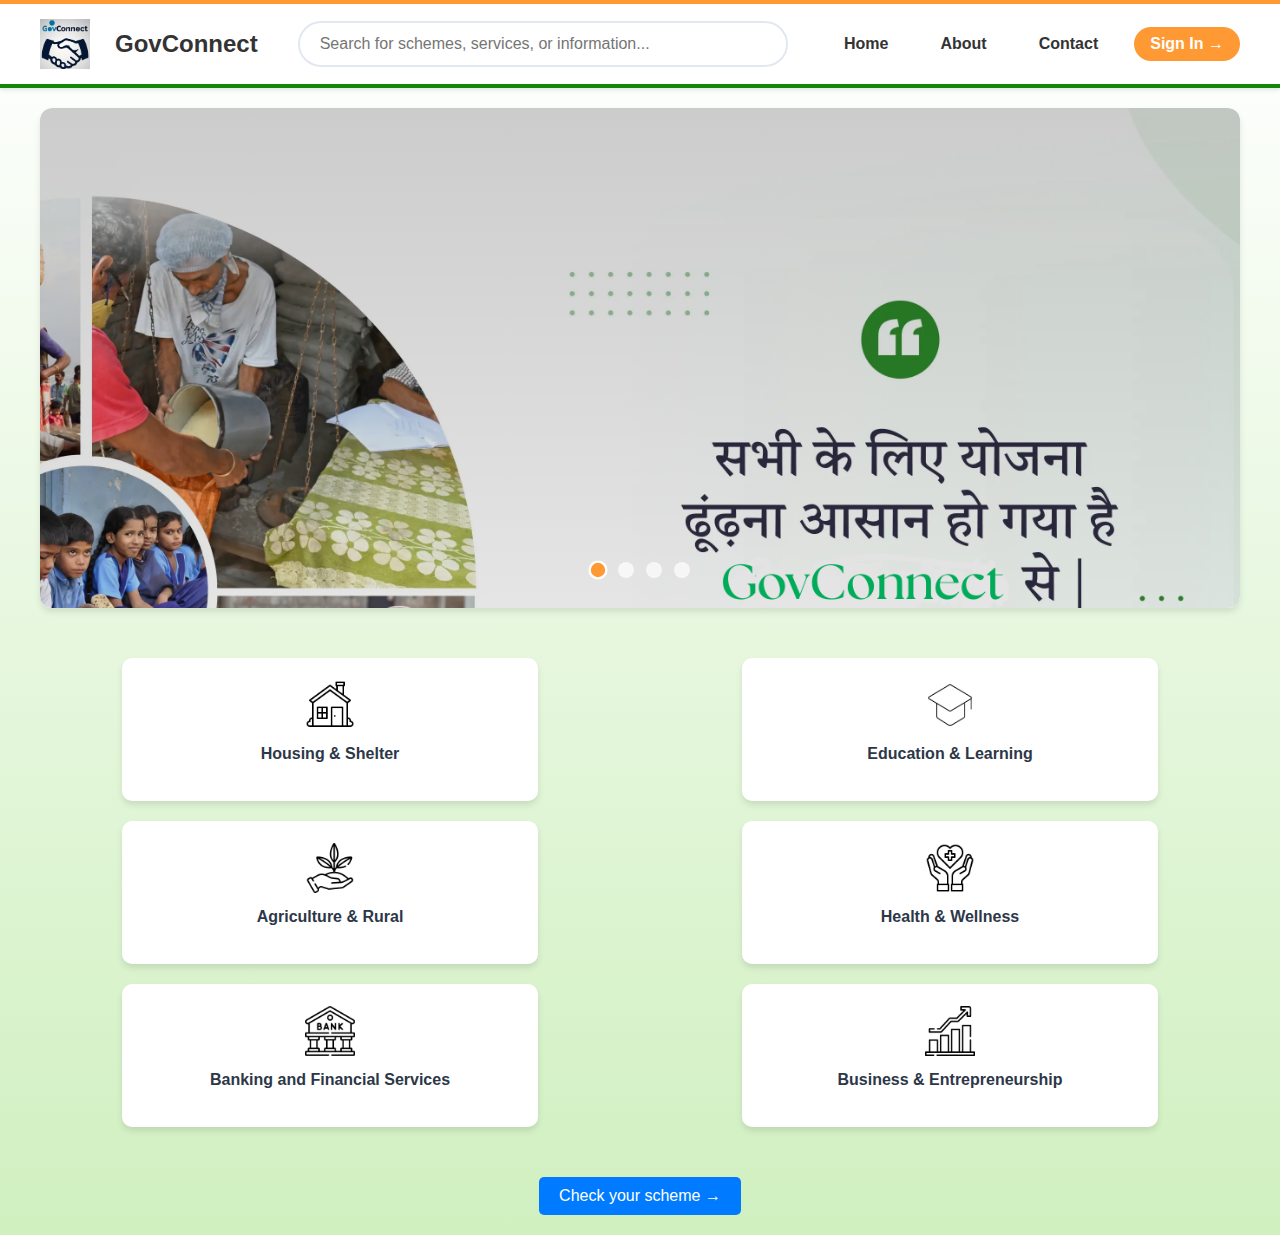
<file: index.html>
<html lang="en">
<head>
    <meta charset="UTF-8">
    <meta name="viewport" content="width=device-width, initial-scale=1.0">
    <title>GovConnect</title>
    <style>
        body {
            font-family: Arial, sans-serif;
            margin: 0;
            padding: 0;
            background: linear-gradient(to bottom, #ffffff, #d0f0c0);
        }
        .top-bar {
            display: flex;
            justify-content: space-between;
            align-items: center;
            background: white;
            padding: 15px 40px;
            box-shadow: 0 2px 4px rgba(0,0,0,0.1);
            border-top: 4px solid #FF9933;  /* Indian flag orange */
            border-bottom: 4px solid #138808;  /* Indian flag green */
        }
        .logo-section {
            display: flex;
            align-items: center;
            gap: 15px;
        }
        .logo {
            background-image: url("logo.png");
            background-size:cover;
            background-repeat: no-repeat;
            height: 50px;
            width: 50px;
            margin-right: 10px;
        }
        .site-title {
            font-size: 24px;
            font-weight: bold;
            color: #333;
        }
        .search-box {
            flex: 1;
            max-width: 500px;
            margin: 0 40px;
            position: relative;
        }
        input[type="text"] {
            width: 100%;
            padding: 12px 20px;
            border: 2px solid #e2e8f0;
            border-radius: 25px;
            font-size: 16px;
            transition: all 0.3s ease;
        }
        input[type="text"]:focus {
            outline: none;
            border-color: #FF9933;
            box-shadow: 0 0 0 3px rgba(255, 153, 51, 0.1);
        }
        nav {
            display: flex;
            gap: 20px;
            align-items: center;
        }
        nav a {
            color: #333;
            text-decoration: none;
            font-weight: 600;
            padding: 8px 16px;
            border-radius: 20px;
            transition: all 0.3s ease;
        }
        nav a:hover {
            background-color: #f7fafc;
            color: #FF9933;
        }
        nav a.sign-in {
            background-color: #FF9933;
            color: white;
        }
        nav a.sign-in:hover {
            background-color: #e67300;
            color: white;
            transform: translateY(-1px);
        }
        .banner {
            position: relative;
            width: 100%;
            height: 70vh; /* Reduced from 80vh to 60vh */
            max-height: 500px; /* Added maximum height */
            overflow: hidden;
            margin: 20px 0; /* Added margin for spacing */
            box-shadow: 0 4px 6px rgba(0,0,0,0.1);
            border-radius: 12px; /* Added rounded corners */
        }
        .slide {
            width: 100%;
            height: 100%;
            position: relative;
            margin: 0 auto; /* Center the slide */
            max-width: 1200px; /* Maximum width for larger screens */
        }
        .slide img {
            position: absolute;
            width: 100%;
            height: 140%;
            object-fit: cover; /* Ensures image covers area without distortion */
            opacity: 0;
            transition: opacity 0.8s ease-in-out;
            border-radius: 12px; /* Match banner border radius */
        }
        .slide img.active {
            opacity: 1;
        }
        .slide::after {
            content: '';
            position: absolute;
            top: 0;
            left: 0;
            width: 100%;
            height: 100%;
            background: linear-gradient(
                rgba(0, 0, 0, 0.2),
                rgba(0, 0, 0, 0.1)
            );
            pointer-events: none;
            border-radius: 12px; /* Match banner border radius */
        }
        .dots {
            position: absolute;
            bottom: 30px;
            left: 50%;
            transform: translateX(-50%);
            display: flex;
            gap: 12px;
            z-index: 1;
        }
        .dot {
            width: 12px;
            height: 12px;
            border-radius: 50%;
            background: rgba(255, 255, 255, 0.7);
            cursor: pointer;
            transition: all 0.3s ease;
            border: 2px solid transparent;
        }
        .dot:hover {
            background: rgba(255, 255, 255, 0.9);
            transform: scale(1.1);
        }
        .dot.active {
            background: #FF9933;
            border-color: white;
            transform: scale(1.2);
        }
        .schemes {
            display: flex;
            flex-wrap: wrap;
            justify-content: space-around;
            padding: 20px;
        }
        .scheme {
            text-align: center;
            width: 30%;
            margin: 10px;
            background: white;
            padding: 20px;
            border-radius: 10px;
            box-shadow: 0px 4px 6px rgba(0, 0, 0, 0.1);
            transition: all 0.3s ease;
            cursor: pointer;
            border: 2px solid transparent;
            animation: fadeInUp 0.5s ease-out forwards;
        }
        .scheme:hover {
            transform: translateY(-5px);
            box-shadow: 0 8px 15px rgba(0, 0, 0, 0.1);
            border-color: #FF9933;
        }
        .scheme img {
            width: 50px;
            height: 50px;
            transition: all 0.3s ease;
        }
        .scheme:hover img {
            transform: scale(1.1);
        }
        .scheme p {
            margin-top: 15px;
            color: #2D3748;
            font-weight: 600;
            transition: all 0.3s ease;
        }
        .scheme:hover p {
            color: #FF9933;
        }
        .scheme:nth-child(2) { animation-delay: 0.1s; }
        .scheme:nth-child(3) { animation-delay: 0.2s; }
        .scheme:nth-child(4) { animation-delay: 0.3s; }
        .scheme:nth-child(5) { animation-delay: 0.4s; }
        .scheme:nth-child(6) { animation-delay: 0.5s; }
        .check-scheme {
            text-align: center;
            margin: 20px;
        }
        .check-scheme button {
            background: #007bff;
            color: white;
            padding: 10px 20px;
            border: none;
            border-radius: 5px;
            cursor: pointer;
            font-size: 16px;
        }
        /* Add container for banner to control width */
        .banner-container {
            max-width: 1200px;
            margin: 0 auto;
            padding: 0 20px;
        }
        /* Add animation for initial load */
        @keyframes fadeInUp {
            from {
                opacity: 0;
                transform: translateY(20px);
            }
            to {
                opacity: 1;
                transform: translateY(0);
            }
        }
    </style>
</head>
<body>
    <header>
        <div class="top-bar">
            <div class="logo-section">
                <div class="logo"></div>
                <div class="site-title">GovConnect</div>
            </div>
            <div class="search-box">
                <input type="text" placeholder="Search for schemes, services, or information...">
            </div>
            <nav>
                <a href="index.html">Home</a>
                <a href="about.html">About</a>
                <a href="#contact">Contact</a>
                <a href="#" class="sign-in">Sign In →</a>
            </nav>
        </div>
    </header>
    <main>
        <div class="banner-container">
            <div class="banner">
                <div class="slide">
                    <img src="images\images\GovConnect.png" alt="Home" class="active">
                    <img src="images\images\mom son.jpg" alt="Mother and Child">
                    <img src="images\images\indian-farmer-1610471656527.avif" alt="Farmer with Phone">
                    <img src="images\images\indian-school-children-group-street-udaipr-39407090.webp" alt="Children Learning">
                </div>
                <div class="dots">
                    <div class="dot active"></div>
                    <div class="dot"></div>
                    <div class="dot"></div>
                    <div class="dot"></div>
                </div>
            </div>
        </div>
        <div class="schemes">
            <div class="scheme"><img src="images\images\home (5).png" alt="Housing"><p>Housing & Shelter</p></div>
            <div class="scheme"><img src="images\images\Graduation Cap 02.png" alt="Education"><p>Education & Learning</p></div>
            <div class="scheme"><img src="images\images\planting.png" alt="Agriculture"><p>Agriculture & Rural</p></div>
            <div class="scheme"><img src="images\images\healthcare.png" alt="Health"><p>Health & Wellness</p></div>
            <div class="scheme"><img src="images\images\bank.png" alt="Banking"><p>Banking and Financial Services</p></div>
            <div class="scheme"><img src="images\images\growth.png" alt="Business"><p>Business & Entrepreneurship</p></div>
        </div>
        <div class="check-scheme">
            <a href="form.html"><button>Check your scheme →</button></a>
        </div>
    </main>
    <script>
        const slides = document.querySelectorAll('.slide img');
        const dots = document.querySelectorAll('.dot');
        let currentSlide = 0;

        function showSlide(index) {
            // Remove active class from all slides and dots
            slides.forEach(slide => slide.classList.remove('active'));
            dots.forEach(dot => dot.classList.remove('active'));
            
            // Add active class to current slide and dot
            slides[index].classList.add('active');
            dots[index].classList.add('active');
        }

        function nextSlide() {
            currentSlide = (currentSlide + 1) % slides.length;
            showSlide(currentSlide);
        }

        // Add click events to dots
        dots.forEach((dot, index) => {
            dot.addEventListener('click', () => {
                currentSlide = index;
                showSlide(currentSlide);
            });
        });

        // Start automatic slideshow
        setInterval(nextSlide, 4000);
    </script>
</body>
</html>
</file>
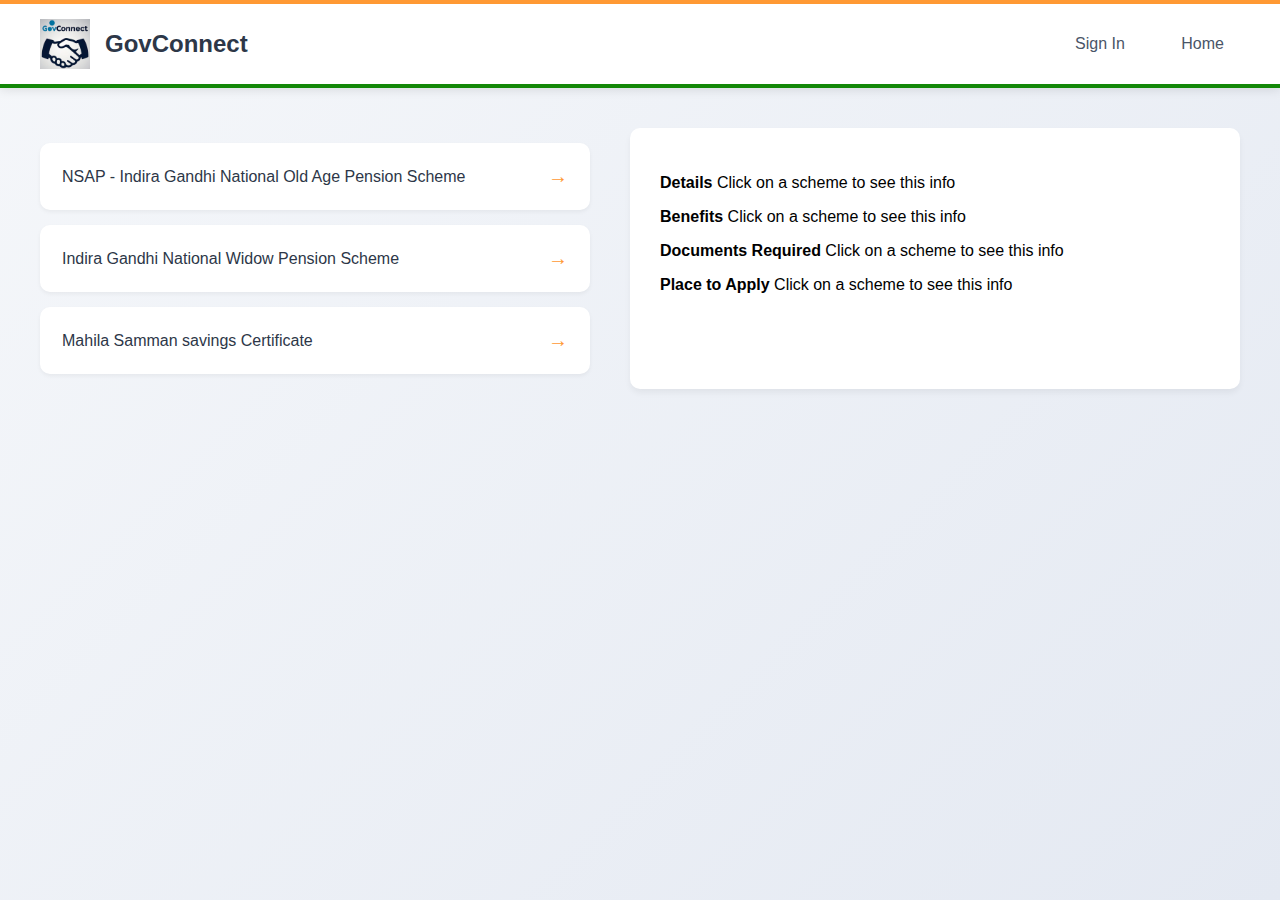
<file: details.html>
<!DOCTYPE html>
<html lang="en">
<head>
  <meta charset="UTF-8">
  <meta name="viewport" content="width=device-width, initial-scale=1.0">
  <title>GovConnect - Details</title>
  <style>
    body {
      font-family: 'Segoe UI', Arial, sans-serif;
      margin: 0;
      padding: 0;
      background: linear-gradient(135deg, #f5f7fa 0%, #e4e9f2 100%);
      min-height: 100vh;
    }

    header {
      display: flex;
      justify-content: space-between;
      align-items: center;
      background: white;
      padding: 15px 40px;
      box-shadow: 0 2px 10px rgba(0,0,0,0.1);
      border-top: 4px solid #FF9933;
      border-bottom: 4px solid #138808;
    }

    .logo-container {
      display: flex;
      align-items: center;
      gap: 15px;
    }

    .logo-container img {
      width: 50px;
      height: 50px;
      object-fit: contain;
    }

    header .logo {
      font-size: 24px;
      font-weight: bold;
      color: #2D3748;
    }

    header a {
      text-decoration: none;
      color: #4A5568;
      margin-left: 20px;
      padding: 8px 16px;
      border-radius: 20px;
      transition: all 0.3s ease;
    }

    header a:hover {
      background: #EDF2F7;
      color: #FF9933;
    }

    main {
      max-width: 1200px;
      margin: 40px auto;
      display: flex;
      gap: 40px;
      padding: 0 20px;
    }

    .list {
      flex: 1;
      max-width: 600px;
    }

    .list .item {
      display: flex;
      justify-content: space-between;
      align-items: center;
      padding: 20px;
      background: white;
      margin: 15px 0;
      border-radius: 10px;
      box-shadow: 0 2px 4px rgba(0,0,0,0.05);
      transition: all 0.3s ease;
      border: 2px solid transparent;
    }

    .list .item:hover {
      transform: translateY(-2px);
      box-shadow: 0 4px 12px rgba(0,0,0,0.1);
      border-color: #FF9933;
    }

    .list .item.active {
      background: #FFF5EB;
      border-color: #FF9933;
    }

    .list .item span {
      flex: 1;
      font-weight: 500;
      color: #2D3748;
    }

    .list .item a {
      color: #FF9933;
      font-size: 20px;
      text-decoration: none;
    }

    .details {
      flex: 1;
      background: white;
      padding: 30px;
      border-radius: 10px;
      box-shadow: 0 4px 6px rgba(0,0,0,0.05);
    }

    .detail-section {
      margin-top: 20px;
    }

    .detail-section p {
      margin: 15px 0;
      line-height: 1.6;
      color: #4A5568;
    }

    .detail-section strong {
      color: #2D3748;
      display: block;
      margin-bottom: 5px;
    }

    .apply-btn {
      background: #FF9933;
      color: white;
      border: none;
      padding: 12px 24px;
      border-radius: 25px;
      font-weight: 600;
      margin-top: 20px;
      cursor: pointer;
      transition: all 0.3s ease;
      display: flex;
      align-items: center;
      gap: 8px;
    }

    .apply-btn:hover {
      background: #F17722;
      transform: translateY(-1px);
    }

    .apply-btn::after {
      content: '→';
      font-size: 20px;
    }
  </style>
</head>
<body>
  <header>
    <div class="logo-container">
      <img src="logo.png" alt="GovConnect">
      <div class="logo">GovConnect</div>
    </div>
    <div>
      <a href="#">Sign In</a>
      <a href="index.html">Home</a>
    </div>
  </header>
  <main>
    <div class="list">
      <div class="item" data-scheme="nsap">
        <span>NSAP - Indira Gandhi National Old Age Pension Scheme</span>
        <a href="#">&rarr;</a>
      </div>
      <div class="item" data-scheme="widow-pension">
        <span>Indira Gandhi National Widow Pension Scheme</span>
        <a href="#">&rarr;</a>
      </div>
      <div class="item" data-scheme="mahila-samman">
        <span>Mahila Samman savings Certificate</span>
        <a href="#">&rarr;</a>
      </div>
    </div>
    <div class="details">
      <p><strong>Details</strong> Click on a scheme to see this info</p>
      <p><strong>Benefits</strong> Click on a scheme to see this info</p>
      <p><strong>Documents Required</strong> Click on a scheme to see this info</p>
      <p><strong>Place to Apply</strong> Click on a scheme to see this info</p>
    </div>
  </main>
  <script>
    const schemes = {
      'nsap': {
        title: 'NSAP - Indira Gandhi National Old Age Pension Scheme',
        details: 'Monthly pension for elderly citizens above 60 years.',
        benefits: '₹200-500 monthly pension depending on age bracket',
        documents: 'Age proof, Income certificate, Aadhar card, Bank account details',
        application: 'Local Gram Panchayat office or Municipal Corporation'
      },
      // Add more schemes here
    };

    document.querySelectorAll('.item').forEach(item => {
      item.addEventListener('click', function() {
        const schemeKey = this.getAttribute('data-scheme');
        const scheme = schemes[schemeKey];
        const details = document.querySelector('.details');
        details.innerHTML = `
          <h3>${scheme.title}</h3>
          <div class="detail-section">
            <p><strong>Details:</strong> ${scheme.details}</p>
            <p><strong>Benefits:</strong> ${scheme.benefits}</p>
            <p><strong>Documents Required:</strong> ${scheme.documents}</p>
            <p><strong>Where to Apply:</strong> ${scheme.application}</p>
            <button class="apply-btn">Apply Now</button>
          </div>
        `;
        
        // Highlight selected scheme
        document.querySelectorAll('.item').forEach(i => i.classList.remove('active'));
        this.classList.add('active');
      });
    });
  </script>
</body>
</html>
</file>
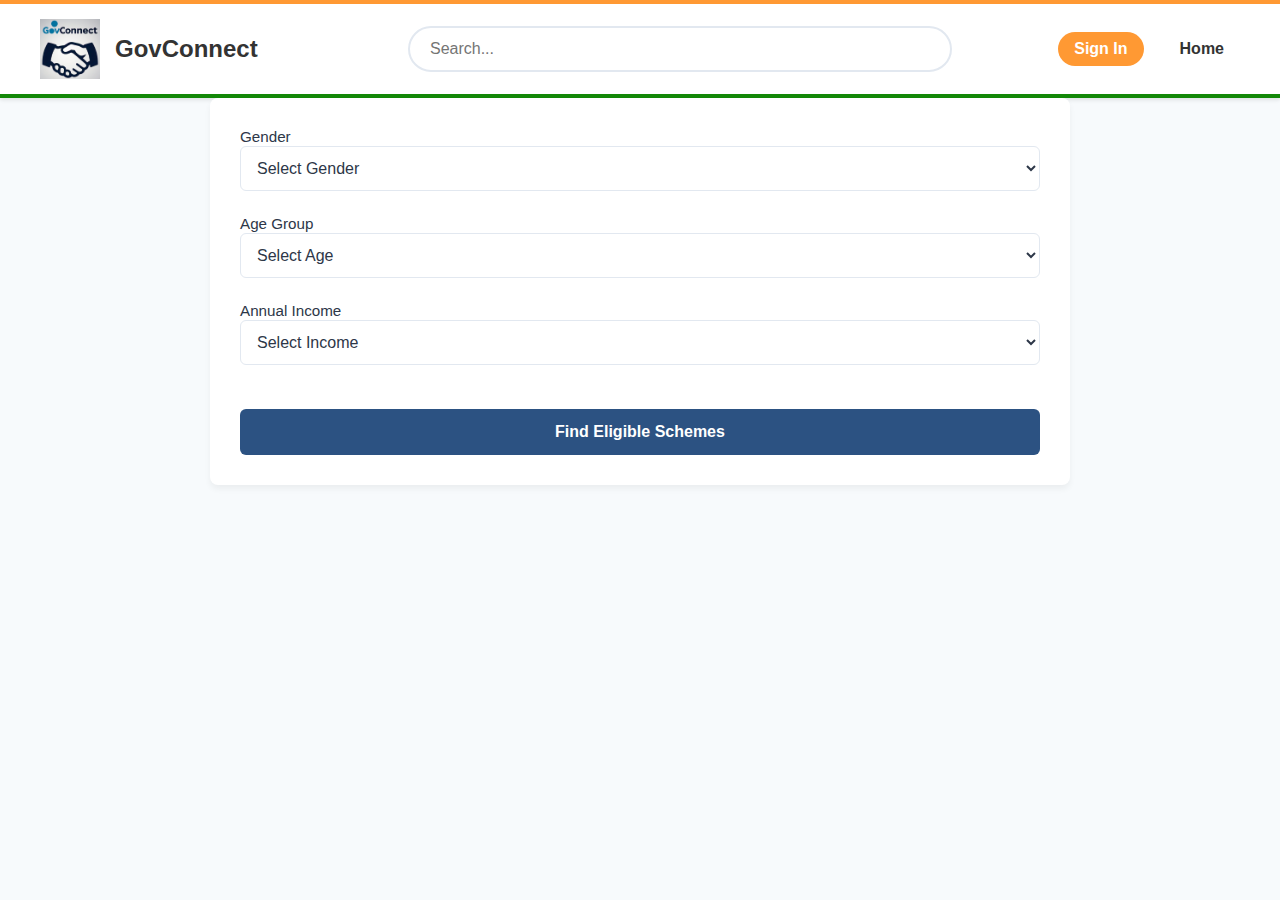
<file: form.html>
<!DOCTYPE html>
<html lang="en">
<head>
  <meta charset="UTF-8">
  <meta name="viewport" content="width=device-width, initial-scale=1.0">
  <title>GovConnect - Form</title>
  <style>
    :root {
      --primary-color: #2c5282;
      --secondary-color: #4299e1;
      --accent-color: #f6ad55;
      --background-color: #f7fafc;
      --text-color: #2d3748;
      --border-color: #e2e8f0;
    }

    body {
      font-family: 'Segoe UI', Arial, sans-serif;
      margin: 0;
      padding: 0;
      background: var(--background-color);
      color: var(--text-color);
    }

    header {
      display: flex;
      justify-content: space-between;
      align-items: center;
      background: white;
      padding: 15px 40px;
      box-shadow: 0 2px 4px rgba(0,0,0,0.1);
      border-top: 4px solid #FF9933;
      border-bottom: 4px solid #138808;
    }

    .logo-section {
      display: flex;
      align-items: center;
      gap: 15px;
    }

    .site-title {
      font-size: 24px;
      font-weight: bold;
      color: #333;
    }

    .search-box {
      flex: 1;
      max-width: 500px;
      margin: 0 40px;
      position: relative;
    }

    input[type="text"] {
      width: 100%;
      padding: 12px 20px;
      border: 2px solid #e2e8f0;
      border-radius: 25px;
      font-size: 16px;
      transition: all 0.3s ease;
    }

    input[type="text"]:focus {
      outline: none;
      border-color: #FF9933;
      box-shadow: 0 0 0 3px rgba(255, 153, 51, 0.1);
    }

    nav {
      display: flex;
      gap: 20px;
      align-items: center;
    }

    nav a {
      color: #333;
      text-decoration: none;
      font-weight: 600;
      padding: 8px 16px;
      border-radius: 20px;
      transition: all 0.3s ease;
    }

    nav a:hover {
      background-color: #f7fafc;
      color: #FF9933;
    }

    nav a.sign-in {
      background-color: #FF9933;
      color: white;
    }

    nav a.sign-in:hover {
      background-color: #e67300;
      color: white;
      transform: translateY(-1px);
    }

    form {
      background: white;
      padding: 30px;
      border-radius: 8px;
      box-shadow: 0 4px 6px rgba(0,0,0,0.05);
      max-width: 800px;
      margin: 0 auto;
    }

    .form-group {
      margin-bottom: 24px;
    }

    label {
      color: var(--text-color);
      font-weight: 500;
      font-size: 0.95rem;
      margin-bottom: 8px;
    }

    select {
      width: 100%;
      padding: 12px;
      border: 1px solid var(--border-color);
      border-radius: 6px;
      background-color: white;
      transition: all 0.3s;
      color: var(--text-color);
      font-size: 1rem;
    }

    select:focus {
      border-color: var(--secondary-color);
      box-shadow: 0 0 0 3px rgba(66, 153, 225, 0.15);
      outline: none;
    }

    .btn {
      background: var(--primary-color);
      color: white;
      padding: 14px 28px;
      border-radius: 6px;
      border: none;
      font-weight: 600;
      font-size: 1rem;
      cursor: pointer;
      transition: all 0.3s;
      width: 100%;
      margin-top: 20px;
    }

    .btn:hover {
      background: var(--secondary-color);
      transform: translateY(-1px);
    }

    .btn:disabled {
      background: #cbd5e0;
      cursor: not-allowed;
    }

    .error-message {
      color: #e53e3e;
      margin-top: 8px;
      font-size: 0.875rem;
    }

    /* Loading animation */
    .spinner {
      display: inline-block;
      width: 20px;
      height: 20px;
      border: 3px solid rgba(255,255,255,0.3);
      border-radius: 50%;
      border-top-color: white;
      animation: spin 1s ease-in-out infinite;
      margin-left: 10px;
    }

    @keyframes spin {
      to { transform: rotate(360deg); }
    }
  </style>
</head>
<body>
  <header>
    <div class="logo-section">
      <img src="logo.png" width="60" height="60" alt="GovConnect">
      <div class="site-title">GovConnect</div>
    </div>
    <div class="search-box">
      <input type="text" placeholder="Search...">
    </div>
    <nav>
      <a href="#" class="sign-in">Sign In</a>
      <a href="index.html">Home</a>
    </nav>
  </header>
  <main>
    <form id="schemeForm">
      <div class="form-group">
        <label for="gender">Gender</label>
        <select id="gender" required>
          <option value="">Select Gender</option>
          <option value="male">Male</option>
          <option value="female">Female</option>
          <option value="other">Other</option>
        </select>
      </div>

      <div class="form-group">
        <label for="age">Age Group</label>
        <select id="age" required>
          <option value="">Select Age</option>
          <option value="under18">Under 18</option>
          <option value="adult">18-62</option>
          <option value="senior">Over 62</option>
        </select>
      </div>

      <div class="form-group">
        <label for="income">Annual Income</label>
        <select id="income" required>
          <option value="">Select Income</option>
          <option value="low">Below 1 lac</option>
          <option value="medium">1-8 lacs</option>
          <option value="high">8+ lacs</option>
        </select>
      </div>

      <button type="submit" class="btn">Find Eligible Schemes</button>
    </form>
  </main>
  <script>
    document.getElementById('schemeForm').addEventListener('submit', function(e) {
      e.preventDefault();
      
      const gender = document.getElementById('gender').value;
      const age = document.getElementById('age').value;
      const income = document.getElementById('income').value;
    
      if (!gender || !age || !income) {
        alert('Please fill all the fields');
        return;
      }
    
      // Show loading animation
      const btn = document.querySelector('.btn');
      const originalText = btn.innerText;
      btn.innerHTML = 'Searching... <span class="spinner"></span>';
      btn.disabled = true;
    
      // Simulate processing
      setTimeout(() => {
        window.location.href = 'details.html';
      }, 1500);
    });
    
    // Add floating labels animation
    document.querySelectorAll('select').forEach(select => {
      select.addEventListener('change', function() {
        this.classList.add('selected');
      });
    });
  </script>
</body>
</html>
</file>
